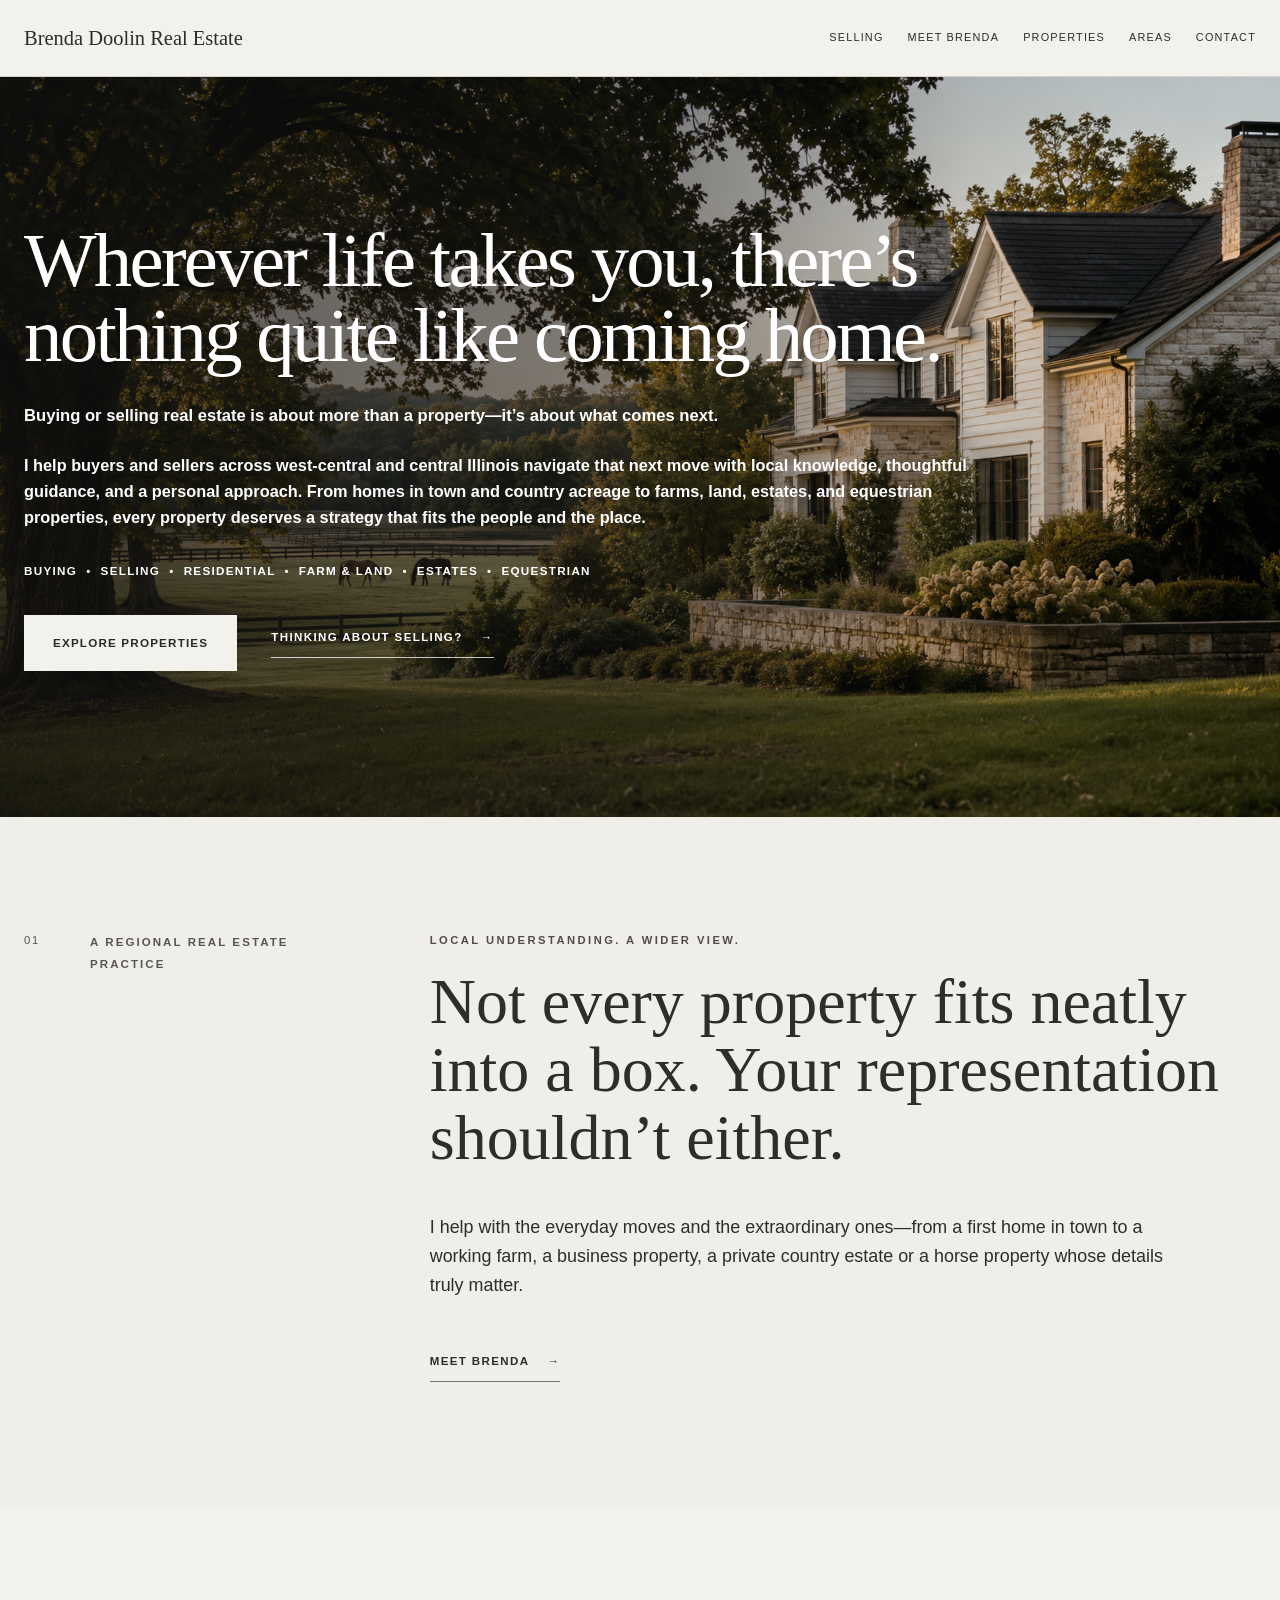
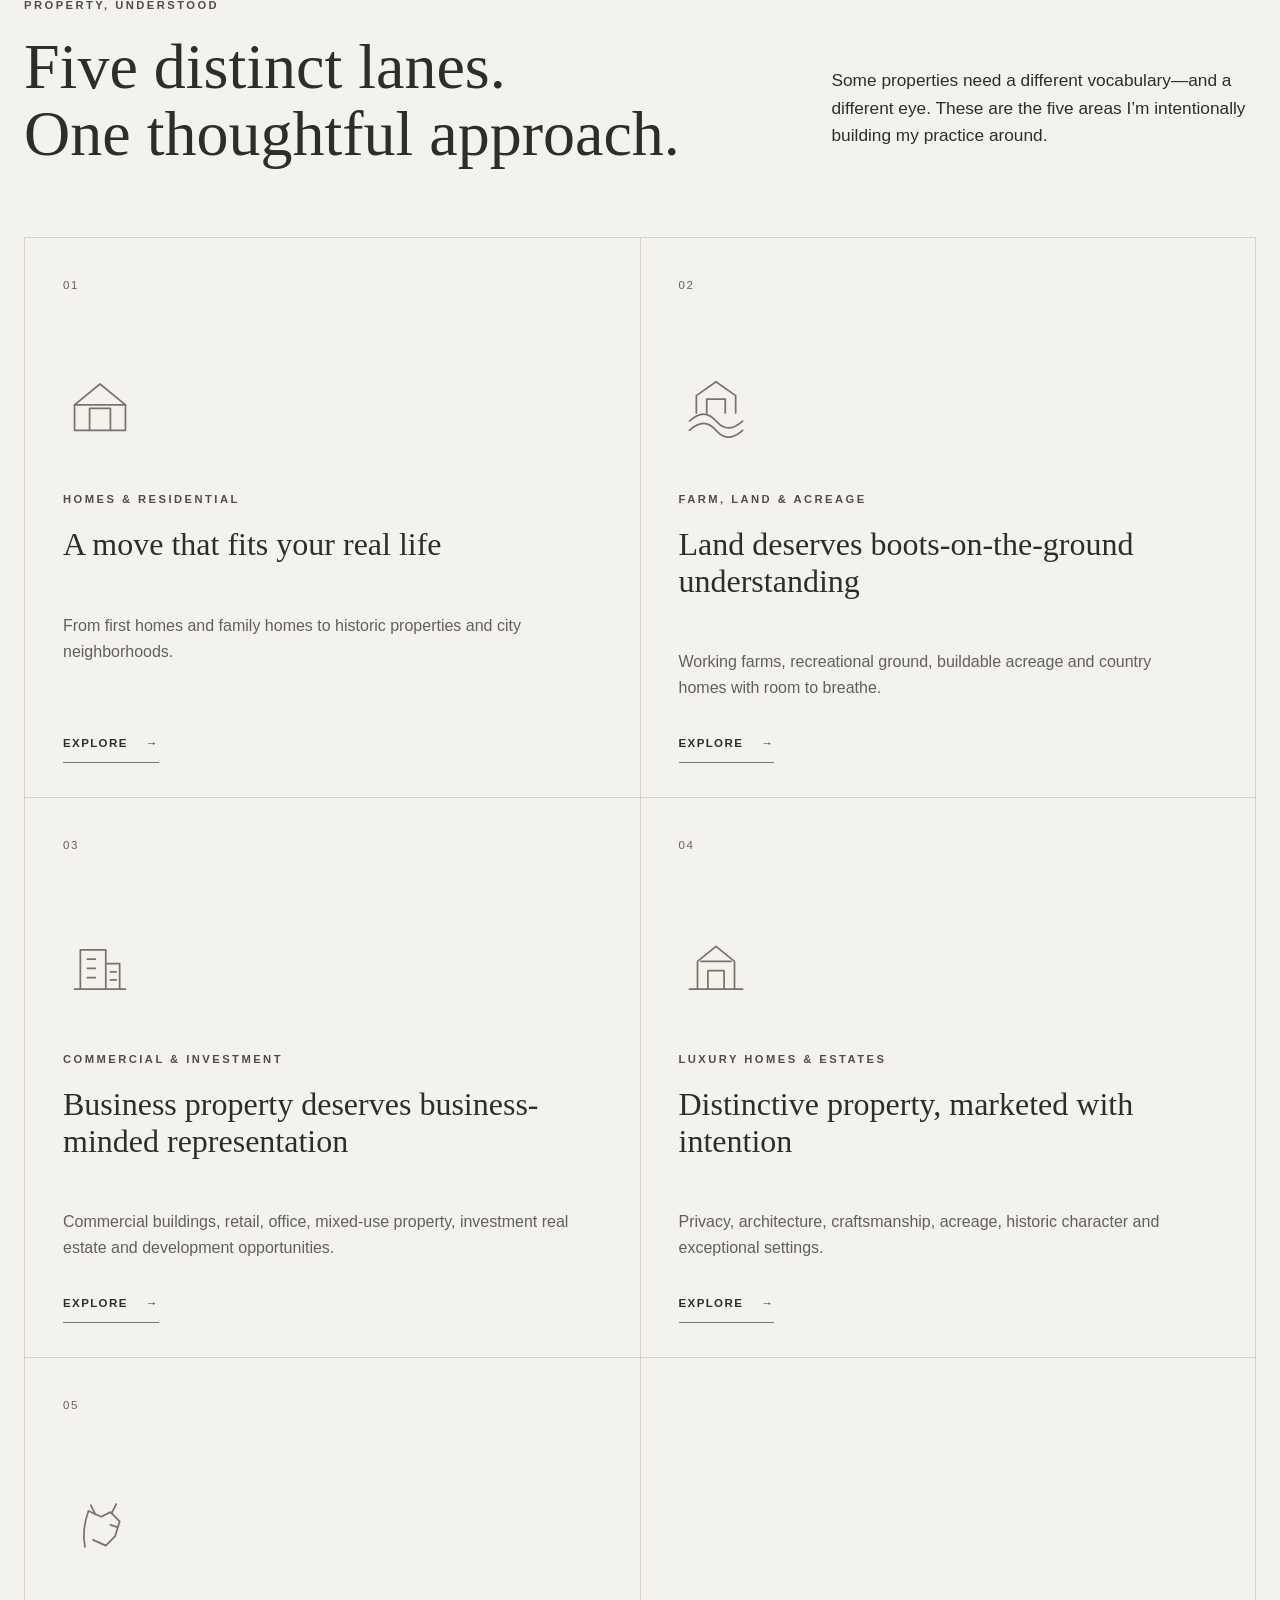
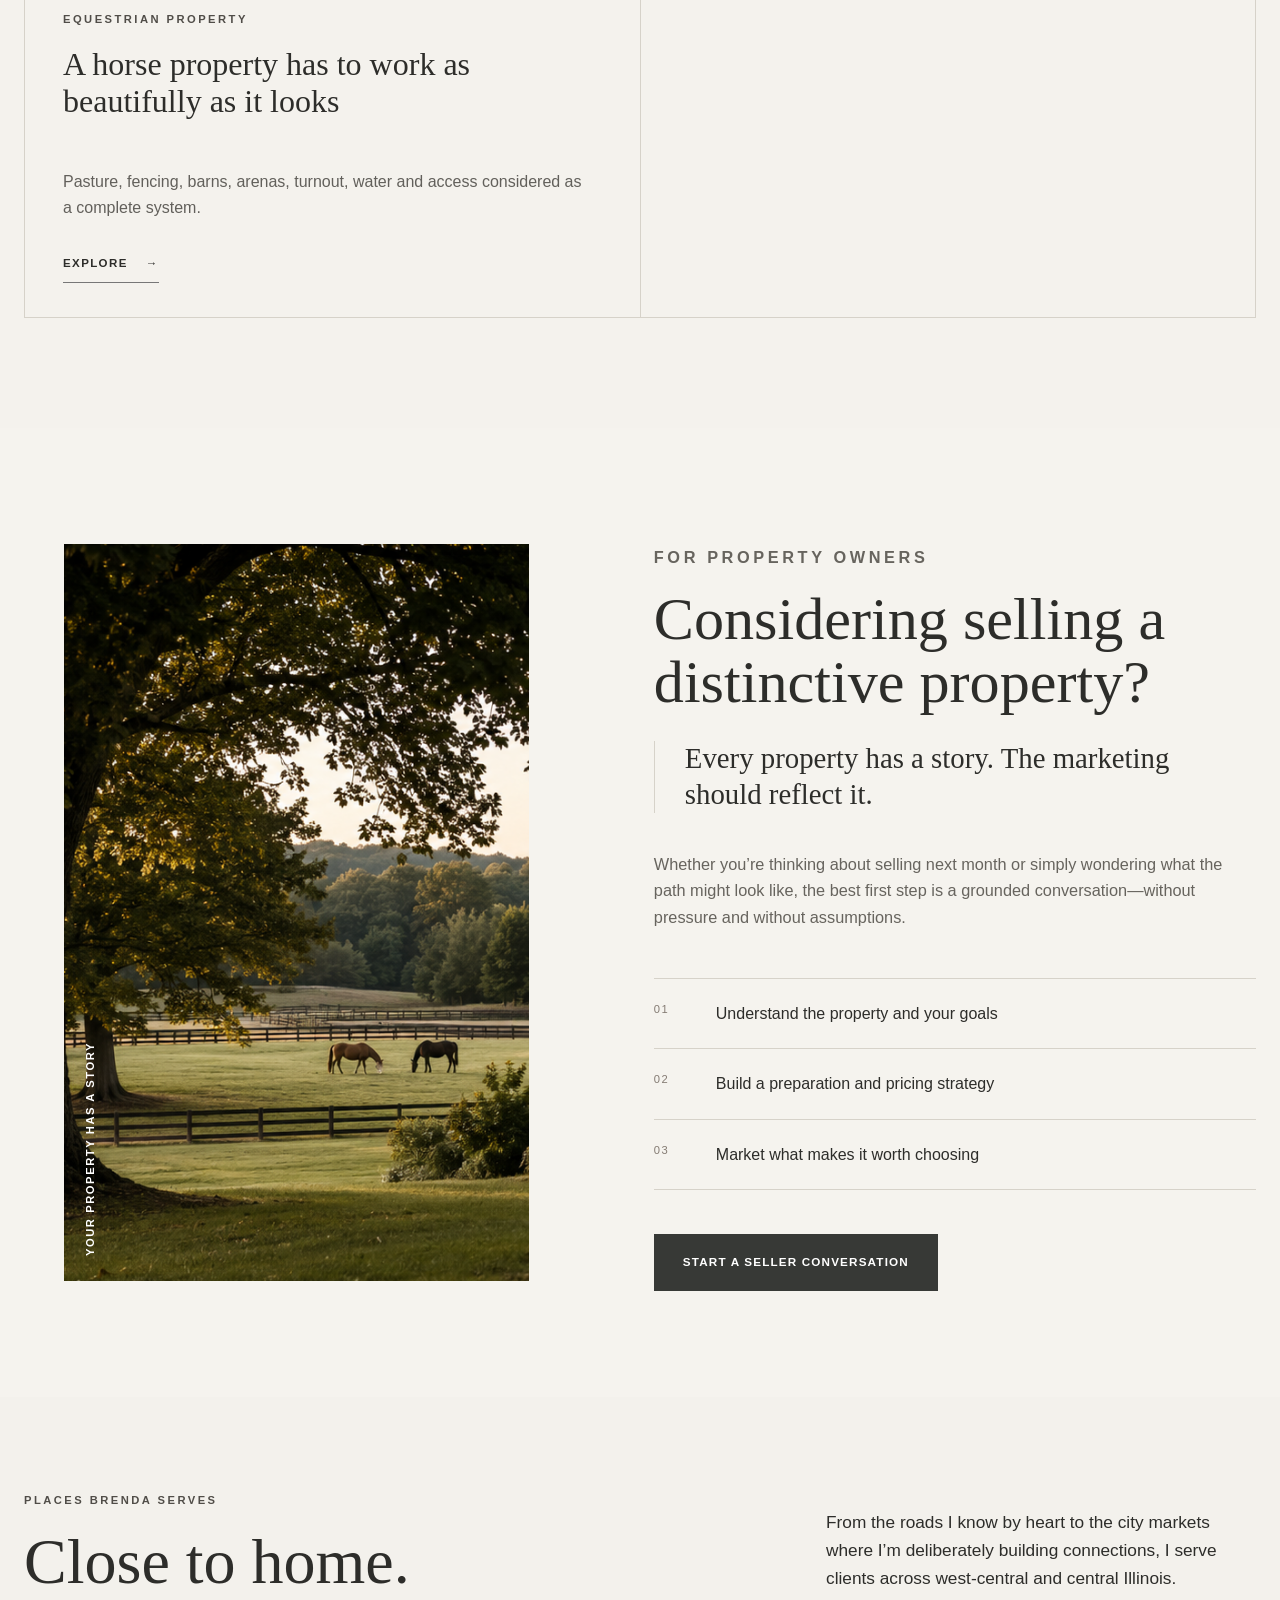
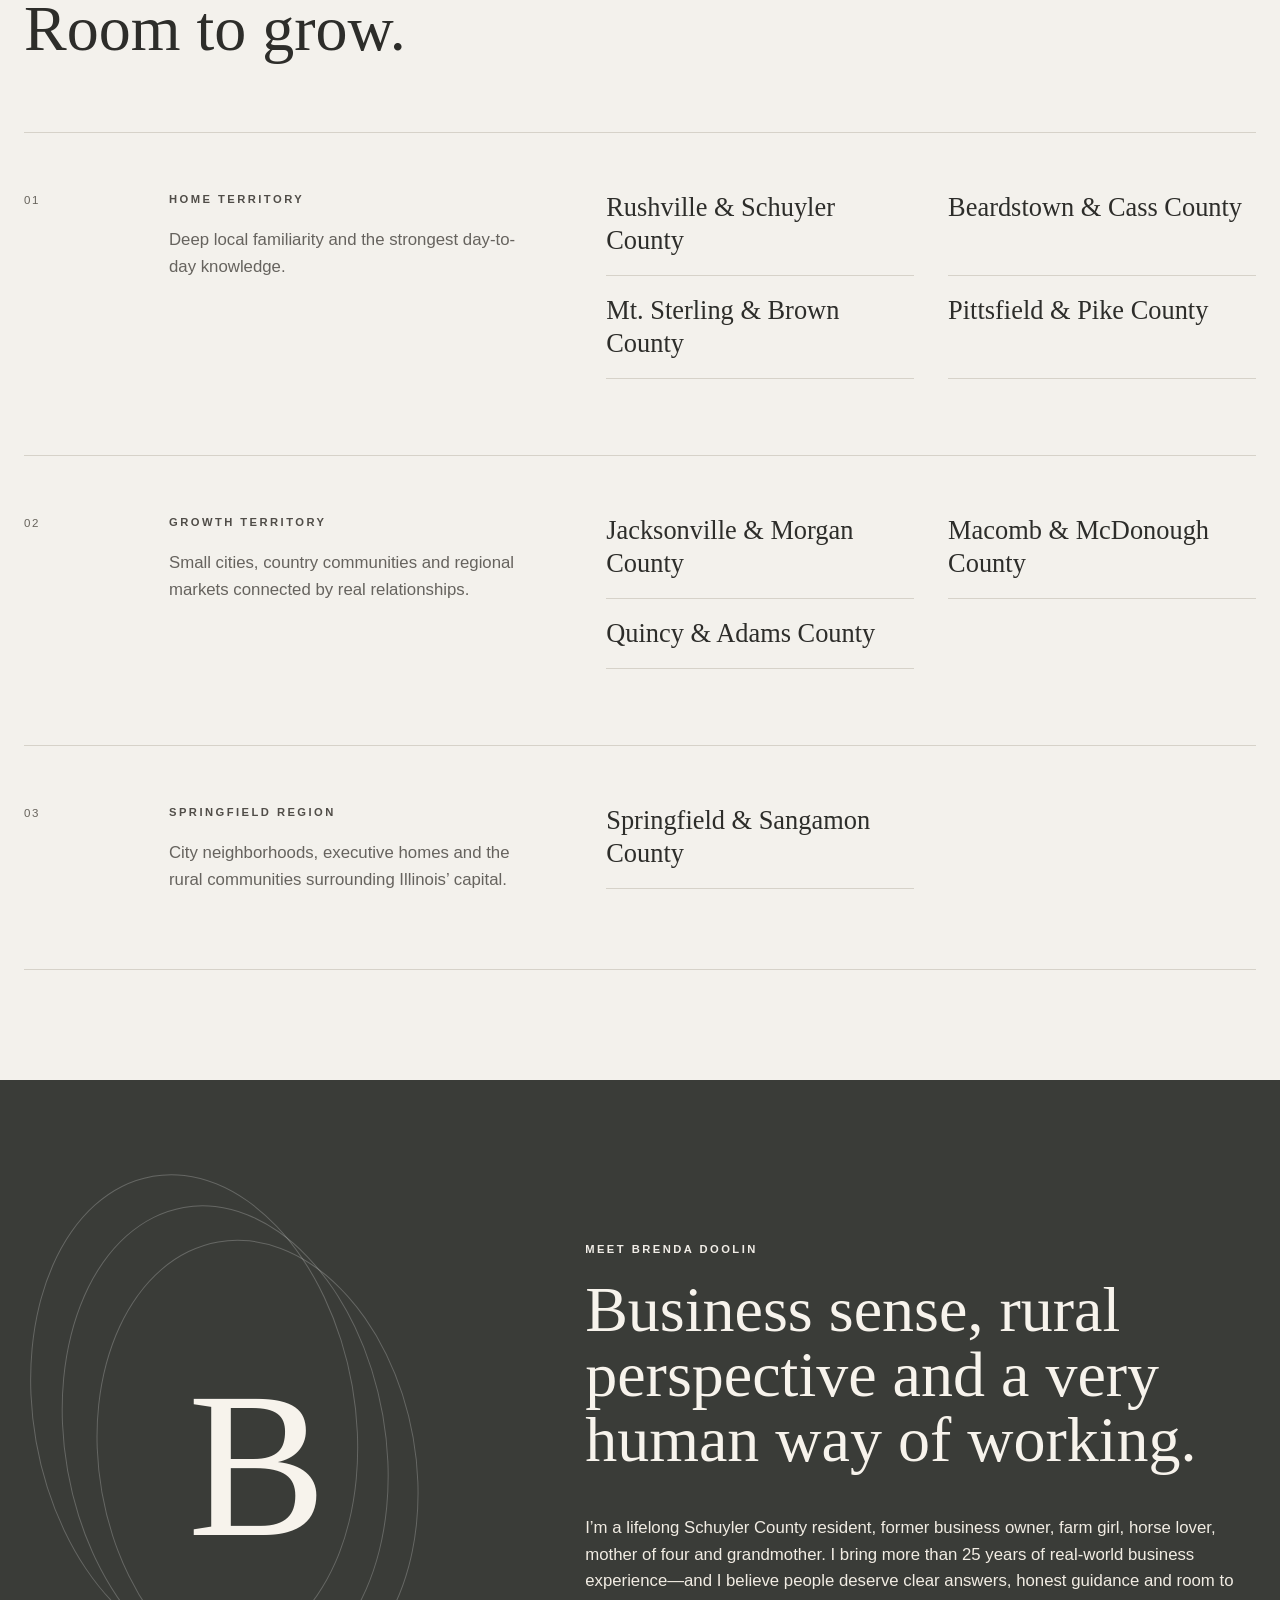
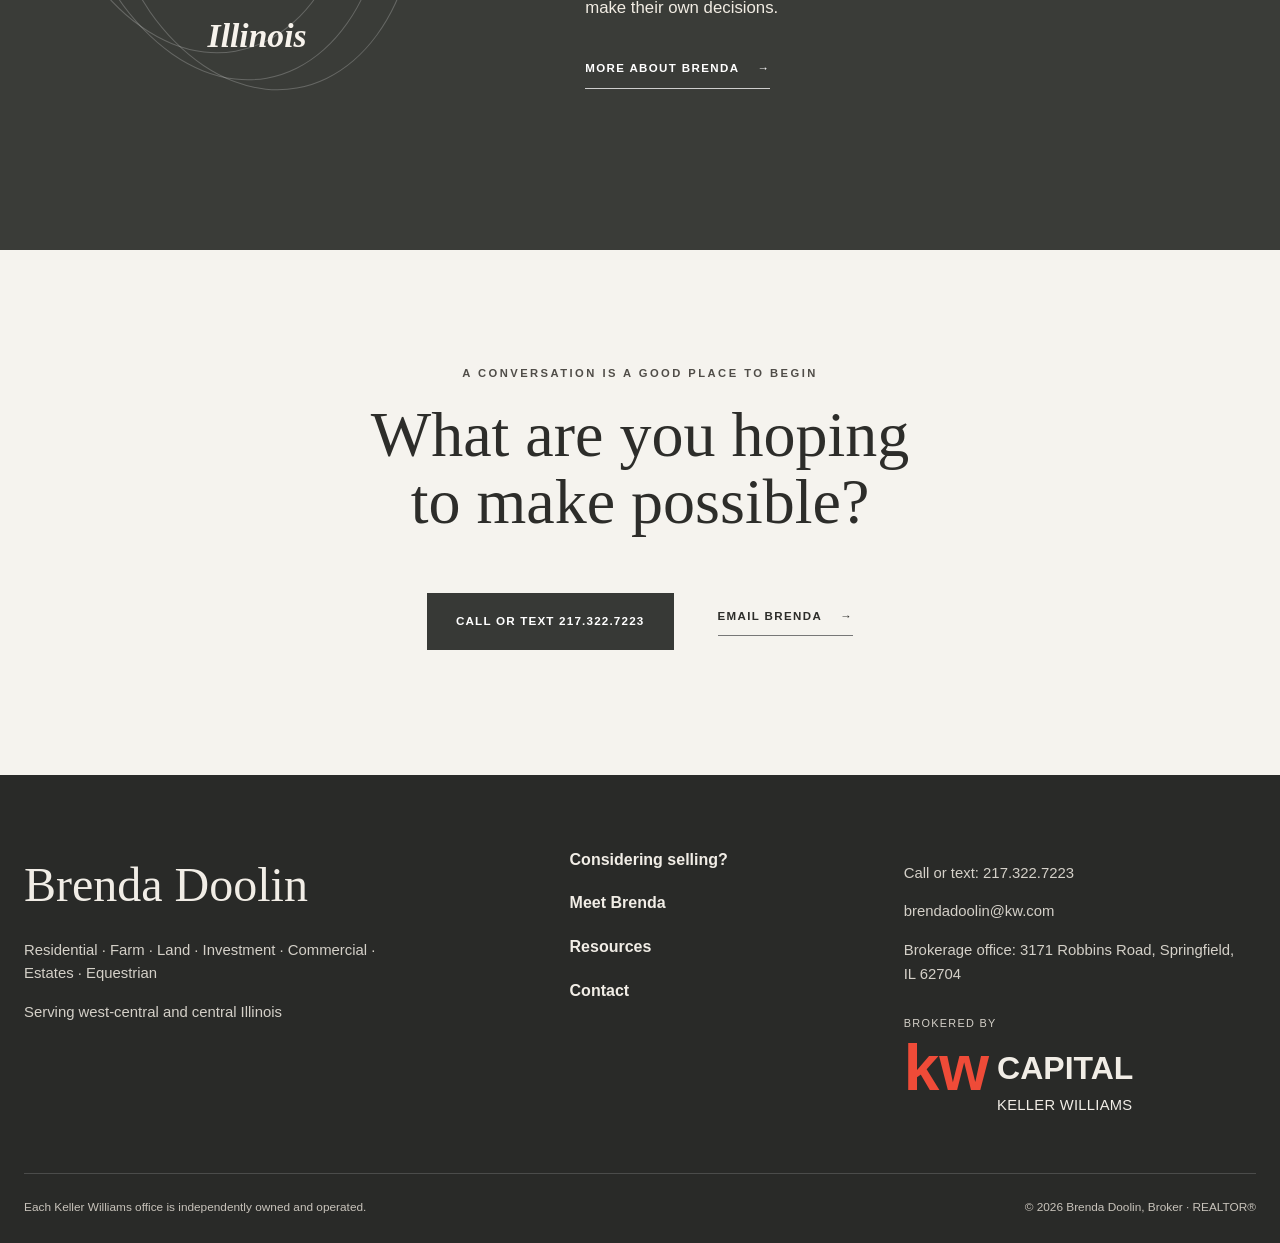
<file: index.html>
<!doctype html>
<html lang="en">
<head>
  <!-- Google tag (gtag.js) -->
  <script async src="https://www.googletagmanager.com/gtag/js?id=G-SD5GX2J6QH"></script>
  <script>
    window.dataLayer = window.dataLayer || [];
    function gtag(){dataLayer.push(arguments);}
    gtag('js', new Date());
    gtag('config', 'G-SD5GX2J6QH');
  </script>

  <meta charset="utf-8">
  <meta name="viewport" content="width=device-width, initial-scale=1">
  <title>Brenda Doolin REALTOR® | West-Central & Central Illinois Real Estate</title>
  <meta name="description" content="Brenda Doolin, REALTOR® with kwCapital Keller Williams, serving buyers and sellers across west-central and central Illinois. Residential, farm, land, investment, commercial, estates and equestrian property.">
  <meta name="robots" content="index,follow">
  <link rel="canonical" href="https://brendadoolinrealestate.com/">
  <meta property="og:type" content="website">
  <meta property="og:title" content="Brenda Doolin Real Estate">
  <meta property="og:description" content="Real estate across west-central and central Illinois — from homes and farms to land, investment, commercial, estates and equestrian property.">
  <meta property="og:url" content="https://brendadoolinrealestate.com/">
  <meta property="og:image" content="https://brendadoolinrealestate.com/brenda-doolin-hero-estate-horses.png">
  <meta name="theme-color" content="#f2f0eb">
  <link rel="stylesheet" href="styles.css">

  <script type="application/ld+json">
  {
    "@context":"https://schema.org",
    "@type":"RealEstateAgent",
    "name":"Brenda Doolin",
    "url":"https://brendadoolinrealestate.com/",
    "telephone":"+1-217-322-7223",
    "email":"brendadoolin@kw.com",
    "image":"https://brendadoolinrealestate.com/brenda-doolin-professional-headshot.jpg",
    "areaServed":["Schuyler County, Illinois","Cass County, Illinois","Brown County, Illinois","Pike County, Illinois","Morgan County, Illinois","McDonough County, Illinois","Adams County, Illinois","Sangamon County, Illinois"],
    "address":{"@type":"PostalAddress","streetAddress":"3171 Robbins Road","addressLocality":"Springfield","addressRegion":"IL","postalCode":"62704","addressCountry":"US"},
    "memberOf":{"@type":"Organization","name":"kwCapital Keller Williams"}
  }
  </script>
</head>
<body>
  <a class="skip-link" href="#main">Skip to content</a>

  <header class="site-header">
    <div class="site-shell header-inner">
      <a class="brand" href="#top" aria-label="Brenda Doolin Real Estate home">Brenda Doolin Real Estate</a>
      <nav class="nav" aria-label="Primary navigation">
        <a href="/selling/">Selling</a>
        <a href="#about">Meet Brenda</a>
        <a href="#properties">Properties</a>
        <a href="#areas">Areas</a>
        <a href="#contact">Contact</a>
      </nav>
    </div>
  </header>

  <main id="main">
    <section class="hero" id="top">
      <div class="hero-shade"></div>
      <div class="site-shell hero-content">
        <h1>Wherever life takes you, there’s nothing quite like coming home.</h1>
        <p class="hero-lede">Buying or selling real estate is about more than a property—it’s about what comes next.</p>
        <p class="hero-body">I help buyers and sellers across west-central and central Illinois navigate that next move with local knowledge, thoughtful guidance, and a personal approach. From homes in town and country acreage to farms, land, estates, and equestrian properties, every property deserves a strategy that fits the people and the place.</p>
        <p class="hero-services">Buying &nbsp;•&nbsp; Selling &nbsp;•&nbsp; Residential &nbsp;•&nbsp; Farm & Land &nbsp;•&nbsp; Estates &nbsp;•&nbsp; Equestrian</p>
        <div class="hero-actions">
          <a class="button button-light" href="#properties">Explore properties</a>
          <a class="under-link under-link-light" href="/selling/">Thinking about selling? <span>→</span></a>
        </div>
      </div>
    </section>

    <section class="intro-section">
      <div class="site-shell intro-grid">
        <div class="intro-label"><span>01</span><p>A regional real estate<br>practice</p></div>
        <div class="intro-copy">
          <p class="eyebrow">Local understanding. A wider view.</p>
          <h2>Not every property fits neatly into a box. Your representation shouldn’t either.</h2>
          <p>I help with the everyday moves and the extraordinary ones—from a first home in town to a working farm, a business property, a private country estate or a horse property whose details truly matter.</p>
          <a class="under-link" href="#about">Meet Brenda <span>→</span></a>
        </div>
      </div>
    </section>

    <section class="properties-section" id="properties">
      <div class="site-shell">
        <div class="properties-heading">
          <div>
            <p class="eyebrow">Property, understood</p>
            <h2>Five distinct lanes.<br>One thoughtful approach.</h2>
          </div>
          <p>Some properties need a different vocabulary—and a different eye. These are the five areas I’m intentionally building my practice around.</p>
        </div>

        <div class="property-grid">
          <article class="property-card">
            <span class="number">01</span>
            <div class="icon" aria-hidden="true"><svg viewBox="0 0 64 64"><path d="M10 31 32 13l22 18v22H10z"/><path d="M23 53V34h18v19"/><path d="M10 31h44"/></svg></div>
            <p class="eyebrow">Homes & Residential</p>
            <h3>A move that fits your real life</h3>
            <p>From first homes and family homes to historic properties and city neighborhoods.</p>
            <a class="under-link" href="#contact">Explore <span>→</span></a>
          </article>
          <article class="property-card" id="farm-land">
            <span class="number">02</span>
            <div class="icon" aria-hidden="true"><svg viewBox="0 0 64 64"><path d="M15 38V23l17-12 17 12v15"/><path d="M24 38V26h16v12"/><path d="M9 45c9-8 16-8 23 0s14 8 23 0"/><path d="M9 53c9-8 16-8 23 0s14 8 23 0"/></svg></div>
            <p class="eyebrow">Farm, Land & Acreage</p>
            <h3>Land deserves boots-on-the-ground understanding</h3>
            <p>Working farms, recreational ground, buildable acreage and country homes with room to breathe.</p>
            <a class="under-link" href="#contact">Explore <span>→</span></a>
          </article>
          <article class="property-card">
            <span class="number">03</span>
            <div class="icon" aria-hidden="true"><svg viewBox="0 0 64 64"><path d="M10 52h44"/><path d="M15 52V18h22v34"/><path d="M37 30h12v22"/><path d="M21 26h7M21 34h7M21 42h7M41 37h5M41 44h5"/></svg></div>
            <p class="eyebrow">Commercial & Investment</p>
            <h3>Business property deserves business-minded representation</h3>
            <p>Commercial buildings, retail, office, mixed-use property, investment real estate and development opportunities.</p>
            <a class="under-link" href="#contact">Explore <span>→</span></a>
          </article>
          <article class="property-card" id="estates">
            <span class="number">04</span>
            <div class="icon" aria-hidden="true"><svg viewBox="0 0 64 64"><path d="M9 52h46"/><path d="M16 52V28l16-13 16 13v24"/><path d="M25 52V36h14v16"/><path d="M19 28h26"/></svg></div>
            <p class="eyebrow">Luxury Homes & Estates</p>
            <h3>Distinctive property, marketed with intention</h3>
            <p>Privacy, architecture, craftsmanship, acreage, historic character and exceptional settings.</p>
            <a class="under-link" href="#contact">Explore <span>→</span></a>
          </article>
          <article class="property-card property-card-last" id="equestrian">
            <span class="number">05</span>
            <div class="icon" aria-hidden="true"><svg viewBox="0 0 64 64"><path d="M19 50c-2-10-1-20 3-31l11 5 8-4 8 8-4 13-8 8-11-5"/><path d="M28 22l-4-8M42 21l4-8M41 31l6 2"/></svg></div>
            <p class="eyebrow">Equestrian Property</p>
            <h3>A horse property has to work as beautifully as it looks</h3>
            <p>Pasture, fencing, barns, arenas, turnout, water and access considered as a complete system.</p>
            <a class="under-link" href="#contact">Explore <span>→</span></a>
          </article>
          <div class="property-empty" aria-hidden="true"></div>
        </div>
      </div>
    </section>

    <section class="seller-section" id="selling">
      <div class="site-shell seller-grid">
        <figure class="seller-photo">
          <img src="brenda-doolin-hero-estate-horses.png" alt="Pasture, fencing and horses beside an Illinois country estate" loading="lazy">
          <figcaption>Your property has a story</figcaption>
        </figure>
        <div class="seller-copy">
          <p class="eyebrow">For property owners</p>
          <h2>Considering selling a distinctive property?</h2>
          <blockquote>Every property has a story. The marketing should reflect it.</blockquote>
          <p>Whether you’re thinking about selling next month or simply wondering what the path might look like, the best first step is a grounded conversation—without pressure and without assumptions.</p>
          <ol class="seller-steps">
            <li><span>01</span>Understand the property and your goals</li>
            <li><span>02</span>Build a preparation and pricing strategy</li>
            <li><span>03</span>Market what makes it worth choosing</li>
          </ol>
          <a class="button button-dark" href="/selling/">Start a seller conversation</a>
        </div>
      </div>
    </section>

    <section class="areas-section" id="areas">
      <div class="site-shell">
        <div class="areas-heading">
          <div><p class="eyebrow">Places Brenda serves</p><h2>Close to home.<br>Room to grow.</h2></div>
          <p>From the roads I know by heart to the city markets where I’m deliberately building connections, I serve clients across west-central and central Illinois.</p>
        </div>

        <div class="area-row">
          <span class="area-num">01</span><div><p class="eyebrow">Home Territory</p><p>Deep local familiarity and the strongest day-to-day knowledge.</p></div>
          <div class="area-links"><span>Rushville & Schuyler County</span><span>Beardstown & Cass County</span><span>Mt. Sterling & Brown County</span><span>Pittsfield & Pike County</span></div>
        </div>
        <div class="area-row">
          <span class="area-num">02</span><div><p class="eyebrow">Growth Territory</p><p>Small cities, country communities and regional markets connected by real relationships.</p></div>
          <div class="area-links"><span>Jacksonville & Morgan County</span><span>Macomb & McDonough County</span><span>Quincy & Adams County</span></div>
        </div>
        <div class="area-row">
          <span class="area-num">03</span><div><p class="eyebrow">Springfield Region</p><p>City neighborhoods, executive homes and the rural communities surrounding Illinois’ capital.</p></div>
          <div class="area-links"><span>Springfield & Sangamon County</span></div>
        </div>
      </div>
    </section>

    <section class="about-section" id="about">
      <div class="site-shell about-grid">
        <div class="about-mark" aria-hidden="true"><div class="rings"></div><span>B</span><em>Illinois</em></div>
        <div class="about-copy">
          <p class="eyebrow eyebrow-light">Meet Brenda Doolin</p>
          <h2>Business sense, rural perspective and a very human way of working.</h2>
          <p>I’m a lifelong Schuyler County resident, former business owner, farm girl, horse lover, mother of four and grandmother. I bring more than 25 years of real-world business experience—and I believe people deserve clear answers, honest guidance and room to make their own decisions.</p>
          <a class="under-link under-link-light" href="#contact">More about Brenda <span>→</span></a>
        </div>
      </div>
    </section>

    <section class="contact-section" id="contact">
      <div class="site-shell contact-inner">
        <p class="eyebrow">A conversation is a good place to begin</p>
        <h2>What are you hoping<br>to make possible?</h2>
        <div class="contact-actions">
          <a class="button button-dark" href="tel:+12173227223">Call or text 217.322.7223</a>
          <a class="under-link" href="mailto:brendadoolin@kw.com">Email Brenda <span>→</span></a>
        </div>
      </div>
    </section>
  </main>

  <footer class="site-footer">
    <div class="site-shell footer-grid">
      <div><strong>Brenda Doolin</strong><p>Residential · Farm · Land · Investment · Commercial ·<br>Estates · Equestrian</p><p>Serving west-central and central Illinois</p></div>
      <div class="footer-nav"><a href="/selling/">Considering selling?</a><a href="#about">Meet Brenda</a><a href="#properties">Resources</a><a href="#contact">Contact</a></div>
      <div class="footer-contact"><p>Call or text: <a href="tel:+12173227223">217.322.7223</a></p><p><a href="mailto:brendadoolin@kw.com">brendadoolin@kw.com</a></p><p>Brokerage office: 3171 Robbins Road, Springfield,<br>IL 62704</p><p class="brokered">Brokered by</p><div class="kw-lockup"><span class="kw">kw</span><span class="capital">Capital</span><small>Keller Williams</small></div></div>
    </div>
    <div class="site-shell footer-bottom"><span>Each Keller Williams office is independently owned and operated.</span><span>© 2026 Brenda Doolin, Broker · REALTOR®</span></div>
  </footer>
</body>
</html>
</file>
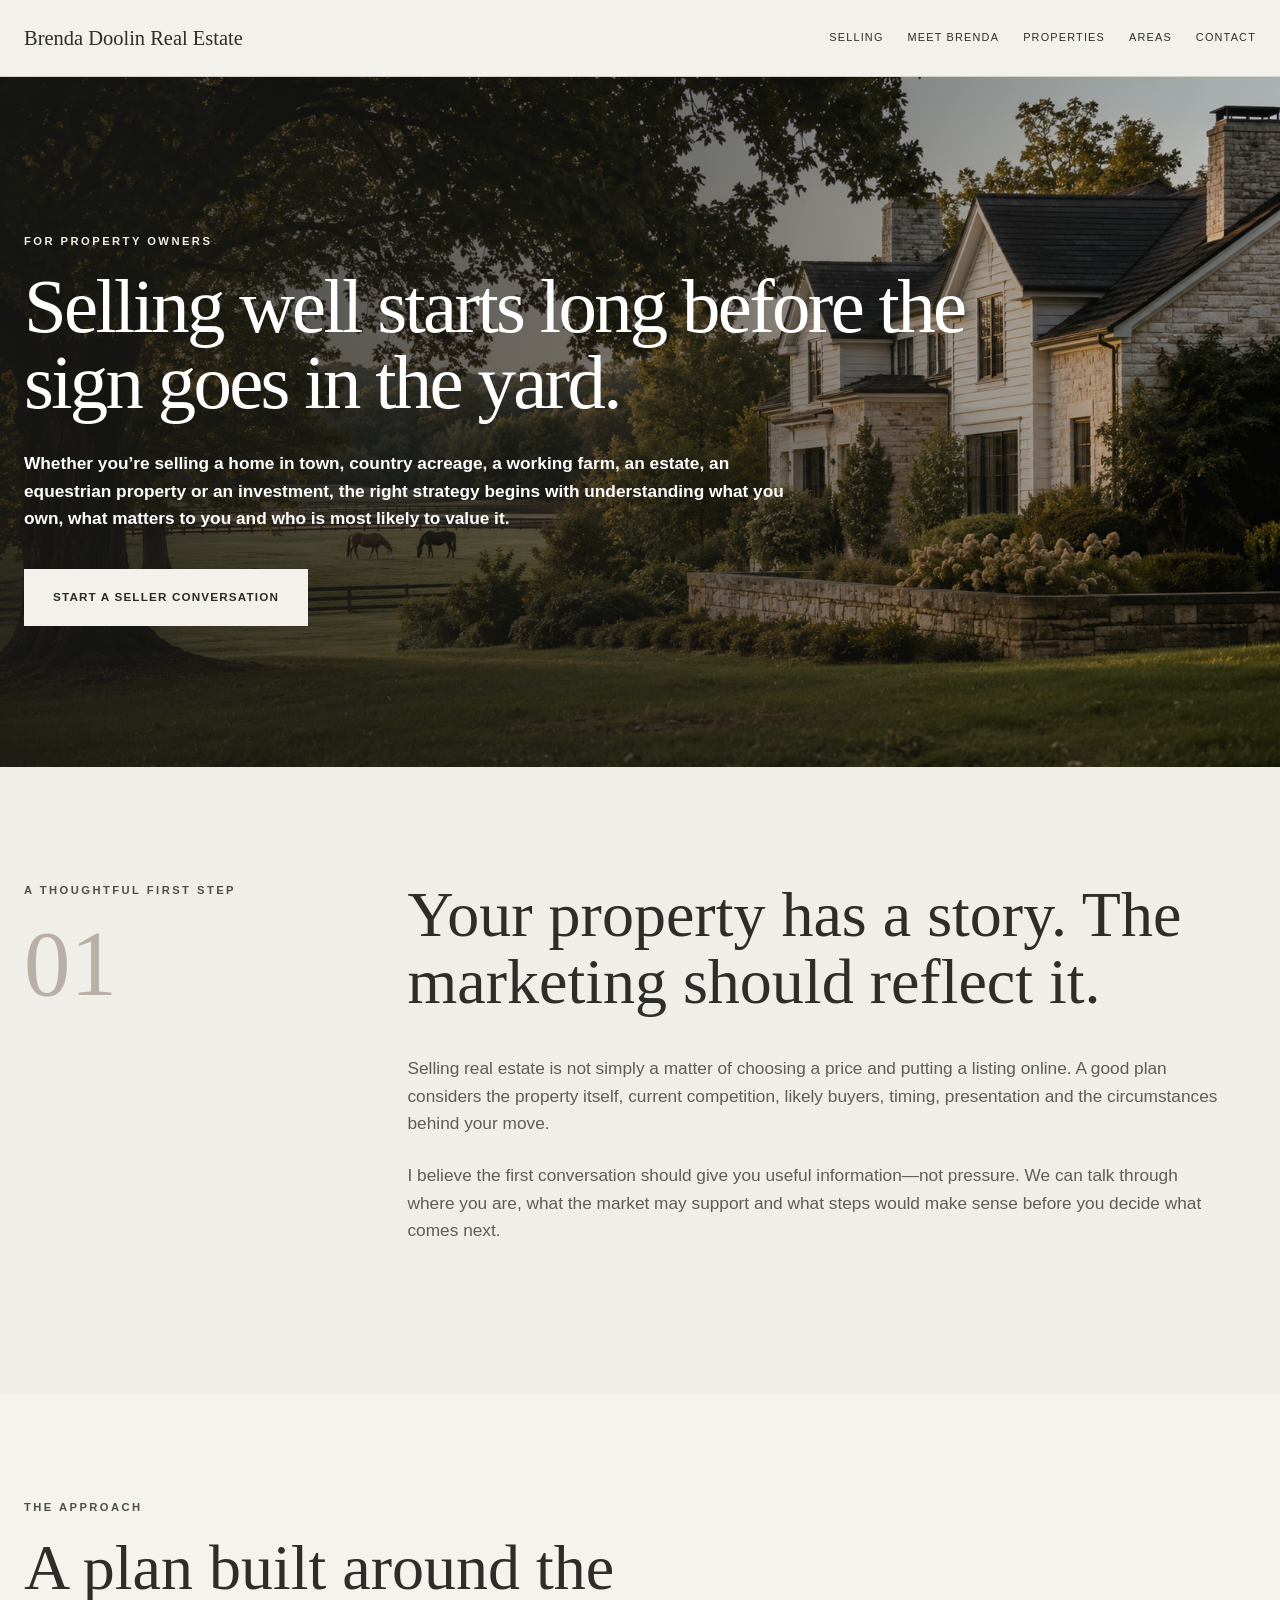
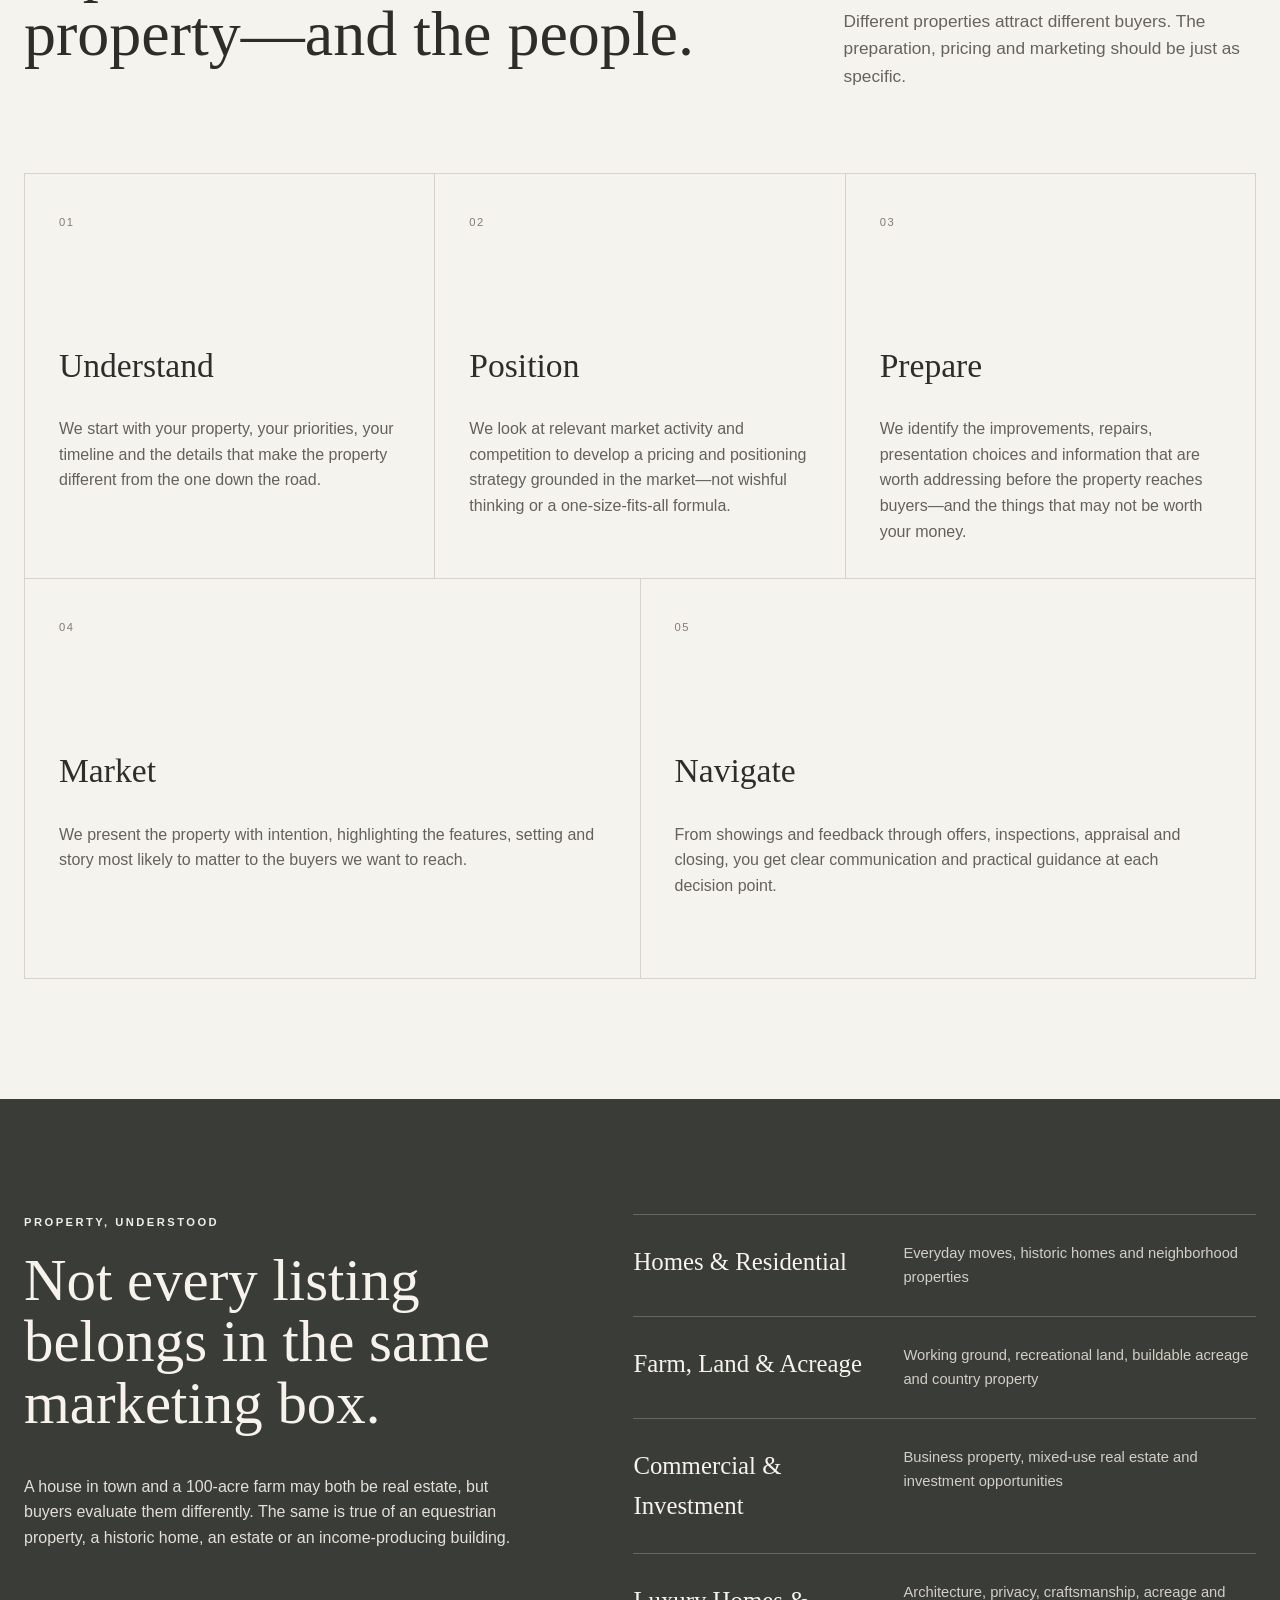
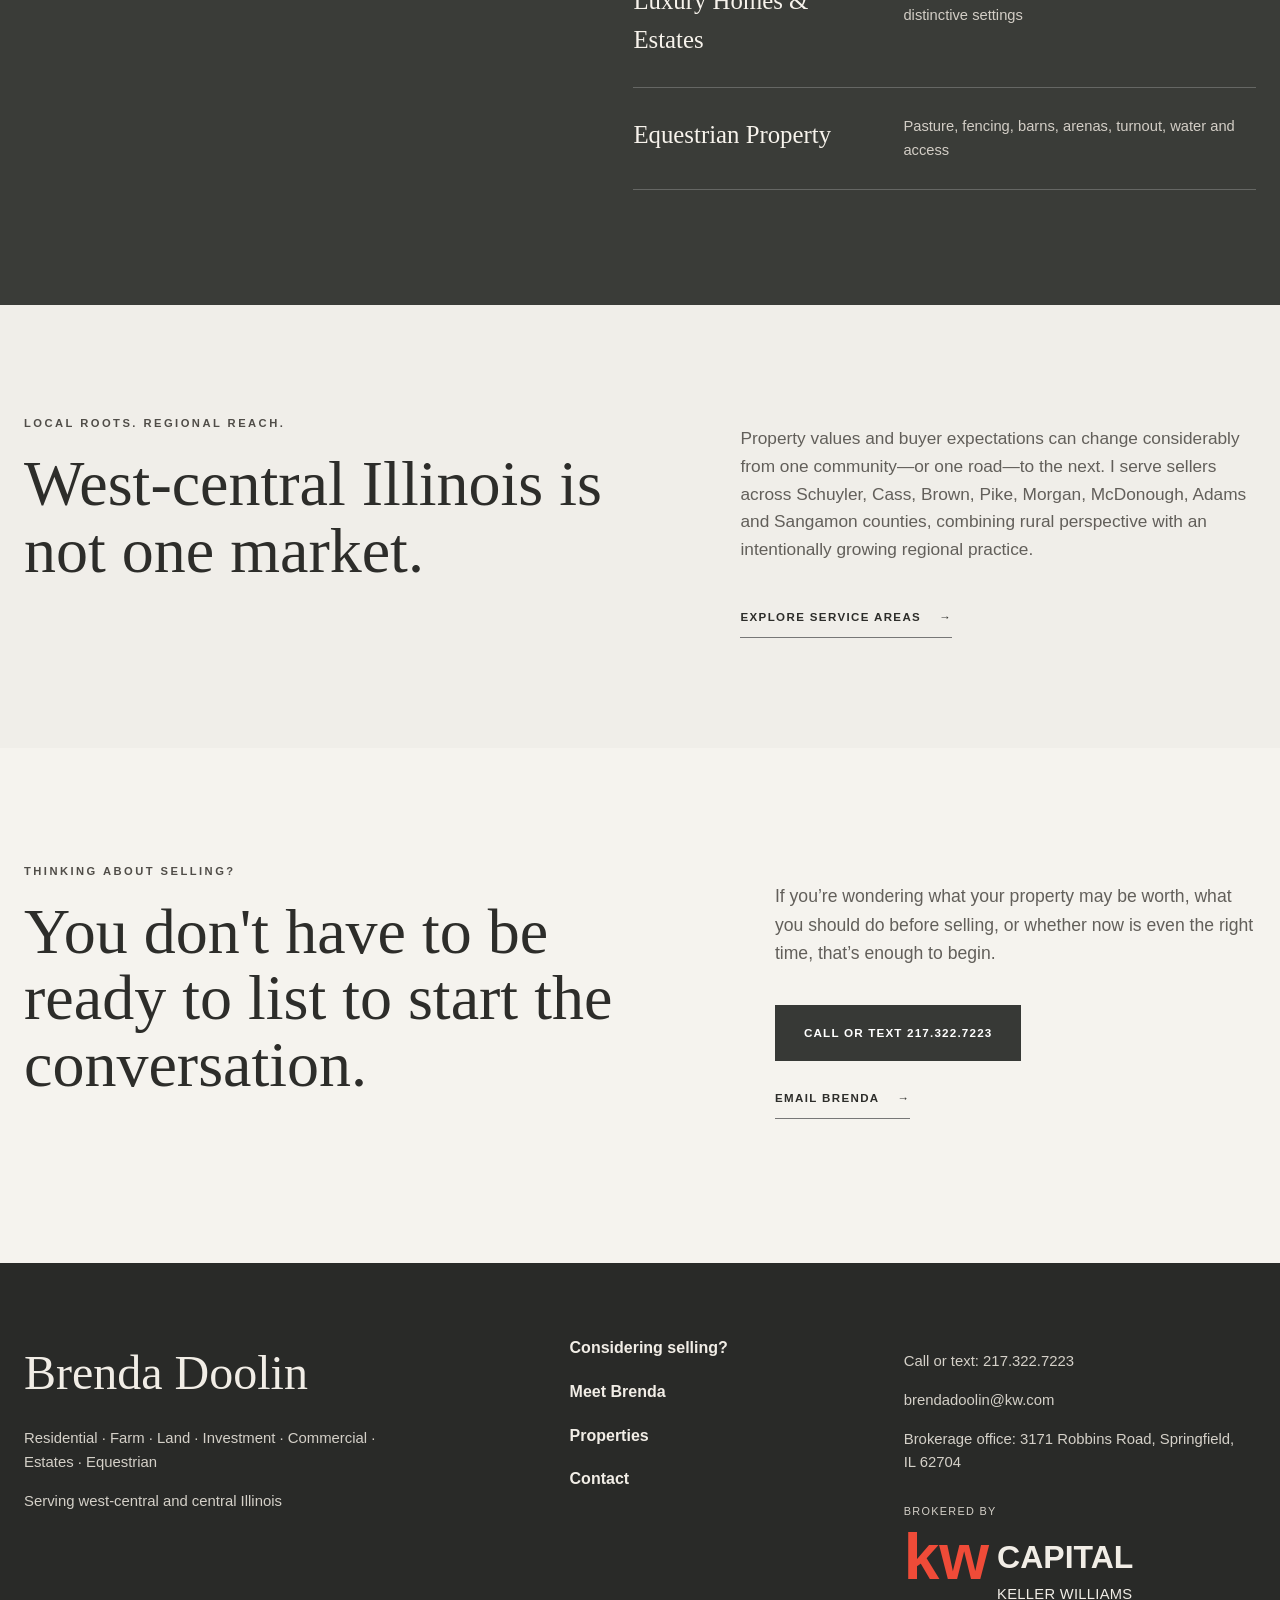
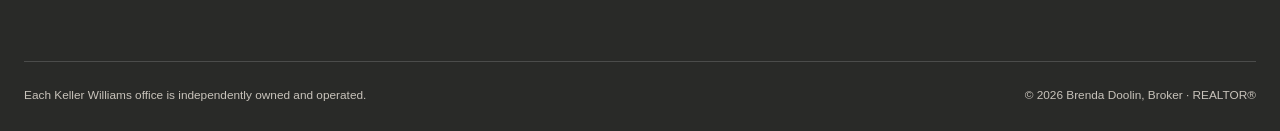
<file: selling/index.html>
<!doctype html>
<html lang="en">
<head>
  <!-- Google tag (gtag.js) -->
  <script async src="https://www.googletagmanager.com/gtag/js?id=G-SD5GX2J6QH"></script>
  <script>
    window.dataLayer = window.dataLayer || [];
    function gtag(){dataLayer.push(arguments);}
    gtag('js', new Date());
    gtag('config', 'G-SD5GX2J6QH');
  </script>
  <meta charset="utf-8">
  <meta name="viewport" content="width=device-width, initial-scale=1">
  <title>Sell Your Home or Property in West-Central Illinois | Brenda Doolin REALTOR®</title>
  <meta name="description" content="Thinking about selling a home, farm, acreage, estate, equestrian or investment property in west-central or central Illinois? Start with a thoughtful pricing and marketing conversation with Brenda Doolin, REALTOR® with kwCapital Keller Williams.">
  <meta name="robots" content="index,follow">
  <link rel="canonical" href="https://brendadoolinrealestate.com/selling/">
  <meta property="og:type" content="website">
  <meta property="og:title" content="Selling Real Estate in West-Central & Central Illinois | Brenda Doolin">
  <meta property="og:description" content="A grounded, property-specific approach to pricing, preparation and marketing across west-central and central Illinois.">
  <meta property="og:url" content="https://brendadoolinrealestate.com/selling/">
  <meta property="og:image" content="https://brendadoolinrealestate.com/brenda-doolin-hero-estate-horses.png">
  <link rel="stylesheet" href="/styles.css">
</head>
<body>
  <a class="skip-link" href="#main">Skip to content</a>
  <header class="site-header">
    <div class="site-shell header-inner">
      <a class="brand" href="/" aria-label="Brenda Doolin Real Estate home">Brenda Doolin Real Estate</a>
      <nav class="nav" aria-label="Primary navigation">
        <a href="/selling/" aria-current="page">Selling</a>
        <a href="/#about">Meet Brenda</a>
        <a href="/#properties">Properties</a>
        <a href="/#areas">Areas</a>
        <a href="#contact">Contact</a>
      </nav>
    </div>
  </header>

  <main id="main">
    <section class="seller-page-hero">
      <div class="seller-page-hero-shade"></div>
      <div class="site-shell seller-page-hero-inner">
        <p class="eyebrow eyebrow-light">For property owners</p>
        <h1>Selling well starts long before the sign goes in the yard.</h1>
        <p>Whether you’re selling a home in town, country acreage, a working farm, an estate, an equestrian property or an investment, the right strategy begins with understanding what you own, what matters to you and who is most likely to value it.</p>
        <a class="button button-light" href="#conversation">Start a seller conversation</a>
      </div>
    </section>

    <section class="seller-page-intro">
      <div class="site-shell seller-page-intro-grid">
        <div><p class="eyebrow">A thoughtful first step</p><span class="section-number">01</span></div>
        <div>
          <h2>Your property has a story. The marketing should reflect it.</h2>
          <p>Selling real estate is not simply a matter of choosing a price and putting a listing online. A good plan considers the property itself, current competition, likely buyers, timing, presentation and the circumstances behind your move.</p>
          <p>I believe the first conversation should give you useful information—not pressure. We can talk through where you are, what the market may support and what steps would make sense before you decide what comes next.</p>
        </div>
      </div>
    </section>

    <section class="seller-process-section">
      <div class="site-shell">
        <div class="seller-process-heading">
          <div><p class="eyebrow">The approach</p><h2>A plan built around the property—and the people.</h2></div>
          <p>Different properties attract different buyers. The preparation, pricing and marketing should be just as specific.</p>
        </div>
        <div class="seller-process-grid">
          <article><span>01</span><h3>Understand</h3><p>We start with your property, your priorities, your timeline and the details that make the property different from the one down the road.</p></article>
          <article><span>02</span><h3>Position</h3><p>We look at relevant market activity and competition to develop a pricing and positioning strategy grounded in the market—not wishful thinking or a one-size-fits-all formula.</p></article>
          <article><span>03</span><h3>Prepare</h3><p>We identify the improvements, repairs, presentation choices and information that are worth addressing before the property reaches buyers—and the things that may not be worth your money.</p></article>
          <article><span>04</span><h3>Market</h3><p>We present the property with intention, highlighting the features, setting and story most likely to matter to the buyers we want to reach.</p></article>
          <article><span>05</span><h3>Navigate</h3><p>From showings and feedback through offers, inspections, appraisal and closing, you get clear communication and practical guidance at each decision point.</p></article>
        </div>
      </div>
    </section>

    <section class="seller-types-section">
      <div class="site-shell seller-types-grid">
        <div>
          <p class="eyebrow eyebrow-light">Property, understood</p>
          <h2>Not every listing belongs in the same marketing box.</h2>
          <p>A house in town and a 100-acre farm may both be real estate, but buyers evaluate them differently. The same is true of an equestrian property, a historic home, an estate or an income-producing building.</p>
        </div>
        <div class="seller-type-list">
          <a href="/#properties"><span>Homes & Residential</span><em>Everyday moves, historic homes and neighborhood properties</em></a>
          <a href="/#farm-land"><span>Farm, Land & Acreage</span><em>Working ground, recreational land, buildable acreage and country property</em></a>
          <a href="/#properties"><span>Commercial & Investment</span><em>Business property, mixed-use real estate and investment opportunities</em></a>
          <a href="/#estates"><span>Luxury Homes & Estates</span><em>Architecture, privacy, craftsmanship, acreage and distinctive settings</em></a>
          <a href="/#equestrian"><span>Equestrian Property</span><em>Pasture, fencing, barns, arenas, turnout, water and access</em></a>
        </div>
      </div>
    </section>

    <section class="seller-local-section">
      <div class="site-shell seller-local-grid">
        <div><p class="eyebrow">Local roots. Regional reach.</p><h2>West-central Illinois is not one market.</h2></div>
        <div><p>Property values and buyer expectations can change considerably from one community—or one road—to the next. I serve sellers across Schuyler, Cass, Brown, Pike, Morgan, McDonough, Adams and Sangamon counties, combining rural perspective with an intentionally growing regional practice.</p><a class="under-link" href="/#areas">Explore service areas <span>→</span></a></div>
      </div>
    </section>

    <section class="seller-conversation" id="conversation">
      <div class="site-shell seller-conversation-grid">
        <div>
          <p class="eyebrow">Thinking about selling?</p>
          <h2>You don't have to be ready to list to start the conversation.</h2>
        </div>
        <div>
          <p>If you’re wondering what your property may be worth, what you should do before selling, or whether now is even the right time, that’s enough to begin.</p>
          <div class="seller-conversation-actions">
            <a class="button button-dark" href="tel:+12173227223">Call or text 217.322.7223</a>
            <a class="under-link" href="mailto:brendadoolin@kw.com?subject=Thinking%20About%20Selling">Email Brenda <span>→</span></a>
          </div>
        </div>
      </div>
    </section>
  </main>

  <footer class="site-footer" id="contact">
    <div class="site-shell footer-grid">
      <div><strong>Brenda Doolin</strong><p>Residential · Farm · Land · Investment · Commercial ·<br>Estates · Equestrian</p><p>Serving west-central and central Illinois</p></div>
      <div class="footer-nav"><a href="/selling/">Considering selling?</a><a href="/#about">Meet Brenda</a><a href="/#properties">Properties</a><a href="/#contact">Contact</a></div>
      <div class="footer-contact"><p>Call or text: <a href="tel:+12173227223">217.322.7223</a></p><p><a href="mailto:brendadoolin@kw.com">brendadoolin@kw.com</a></p><p>Brokerage office: 3171 Robbins Road, Springfield,<br>IL 62704</p><p class="brokered">Brokered by</p><div class="kw-lockup"><span class="kw">kw</span><span class="capital">Capital</span><small>Keller Williams</small></div></div>
    </div>
    <div class="site-shell footer-bottom"><span>Each Keller Williams office is independently owned and operated.</span><span>© 2026 Brenda Doolin, Broker · REALTOR®</span></div>
  </footer>
</body>
</html>
</file>
<file: styles.css>
:root{--ink:#2d2d2a;--muted:#66645f;--paper:#f3f1ec;--line:#d6d2c9;--dark:#3a3c38;--accent:#9a7a64;--max:1240px}*{box-sizing:border-box}html{scroll-behavior:smooth}body{margin:0;background:var(--paper);color:var(--ink);font-family:Arial,Helvetica,sans-serif;line-height:1.6}a{color:inherit}img{display:block;max-width:100%}.site-shell{width:min(var(--max),calc(100% - 48px));margin:auto}.skip-link{position:absolute;left:-9999px}.skip-link:focus{left:20px;top:20px;background:#fff;padding:10px;z-index:100}.site-header{position:sticky;top:0;z-index:50;background:rgba(243,241,236,.96);backdrop-filter:blur(10px);border-bottom:1px solid var(--line)}.header-inner{height:76px;display:flex;align-items:center;justify-content:space-between;gap:30px}.brand{text-decoration:none;font-family:Georgia,'Times New Roman',serif;font-size:1.28rem}.nav{display:flex;gap:24px}.nav a{text-decoration:none;text-transform:uppercase;letter-spacing:.11em;font-size:.68rem}.eyebrow{text-transform:uppercase;letter-spacing:.22em;font-size:.7rem;font-weight:700;margin:0 0 18px;color:#504d48}.eyebrow-light{color:#f1ede7}.button{display:inline-block;text-decoration:none;text-transform:uppercase;letter-spacing:.1em;font-size:.73rem;font-weight:700;padding:18px 28px;border:1px solid currentColor}.button-light{background:#f3f1ec;color:#292a28;border-color:#f3f1ec}.button-dark{background:#373936;color:#fff;border-color:#373936}.under-link{display:inline-flex;gap:18px;align-items:center;text-decoration:none;text-transform:uppercase;letter-spacing:.12em;font-size:.72rem;font-weight:700;padding-bottom:10px;border-bottom:1px solid #777}.under-link-light{color:#fff;border-color:rgba(255,255,255,.75)}
.hero{position:relative;min-height:740px;background:url('brenda-doolin-hero-estate-horses.png') center/cover no-repeat;color:#fff;display:flex;align-items:center}.hero-shade{position:absolute;inset:0;background:linear-gradient(90deg,rgba(18,18,17,.72) 0%,rgba(18,18,17,.52) 50%,rgba(18,18,17,.2) 76%,rgba(18,18,17,.08) 100%)}.hero-content{position:relative;z-index:2;padding:78px 0}.hero h1{font-family:Georgia,'Times New Roman',serif;font-size:clamp(3.5rem,6vw,6rem);line-height:.98;letter-spacing:-.035em;font-weight:400;max-width:1120px;margin:0 0 30px}.hero-lede{font-size:1.04rem;font-weight:700;max-width:850px;margin:0 0 22px}.hero-body{font-size:1.02rem;font-weight:600;max-width:980px}.hero-services{text-transform:uppercase;letter-spacing:.11em;font-size:.73rem;font-weight:700;margin-top:32px}.hero-actions{display:flex;gap:34px;align-items:center;margin-top:34px}
.intro-section{padding:115px 0 125px;background:#f0eee9}.intro-grid{display:grid;grid-template-columns:.37fr 1fr;gap:100px}.intro-label{display:grid;grid-template-columns:50px 1fr;gap:16px;align-content:start;color:#585650}.intro-label span{font-size:.7rem;letter-spacing:.15em}.intro-label p{margin:0;text-transform:uppercase;letter-spacing:.18em;font-size:.72rem;line-height:1.9;font-weight:700}.intro-copy{max-width:800px}.intro-copy h2{font-family:Georgia,'Times New Roman',serif;font-weight:400;font-size:clamp(3rem,5vw,4.9rem);line-height:1.06;margin:0 0 42px}.intro-copy>p:not(.eyebrow){font-size:1.12rem;max-width:760px;margin-bottom:48px}
.properties-section{padding:90px 0 110px;background:#f4f2ed}.properties-heading{display:grid;grid-template-columns:1.25fr .75fr;gap:100px;align-items:end;margin-bottom:70px}.properties-heading h2,.areas-heading h2,.contact-section h2{font-family:Georgia,'Times New Roman',serif;font-size:clamp(3rem,5vw,5.1rem);font-weight:400;line-height:1.05;margin:0}.properties-heading>p,.areas-heading>p{font-size:1.08rem;max-width:430px;justify-self:end}.property-grid{display:grid;grid-template-columns:1fr 1fr;border-top:1px solid var(--line);border-left:1px solid var(--line)}.property-card,.property-empty{min-height:560px;border-right:1px solid var(--line);border-bottom:1px solid var(--line);padding:38px 38px 34px;display:flex;flex-direction:column}.property-card .number,.area-num{font-size:.72rem;letter-spacing:.13em;color:#67635c}.icon{width:74px;height:74px;margin:74px 0 48px}.icon svg{width:100%;height:100%;fill:none;stroke:#77736d;stroke-width:1.5;stroke-linecap:round;stroke-linejoin:round}.property-card h3{font-family:Georgia,'Times New Roman',serif;font-size:2rem;line-height:1.14;font-weight:400;margin:0 0 34px;max-width:520px}.property-card>p:not(.eyebrow){font-size:1rem;color:#62605b;max-width:520px}.property-card .under-link{margin-top:auto;align-self:flex-start}.property-empty{background:#f4f2ed}.property-card-last{min-height:520px}
.seller-section{padding:100px 0;background:#f5f3ee}.seller-grid{display:grid;grid-template-columns:.95fr 1.05fr;gap:85px;align-items:stretch}.seller-photo{position:relative;min-height:720px;overflow:hidden}.seller-photo img{width:100%;height:100%;object-fit:cover;object-position:15% center;transform:scale(1.16);transform-origin:left center}.seller-photo figcaption{position:absolute;left:18px;bottom:25px;writing-mode:vertical-rl;transform:rotate(180deg);text-transform:uppercase;letter-spacing:.14em;font-size:.7rem;font-weight:700;color:#fff}.seller-copy{padding:16px 0 6px}.seller-copy h2{font-family:Georgia,'Times New Roman',serif;font-size:clamp(3rem,4.7vw,4.9rem);line-height:1.04;font-weight:400;margin:0 0 28px}.seller-copy blockquote{font-family:Georgia,'Times New Roman',serif;font-size:1.8rem;line-height:1.25;border-left:1px solid var(--line);margin:0 0 38px;padding-left:30px;max-width:560px}.seller-copy>p{font-size:1.02rem;color:#67645e;max-width:590px}.seller-steps{list-style:none;margin:48px 0 44px;padding:0;border-top:1px solid var(--line)}.seller-steps li{display:grid;grid-template-columns:44px 1fr;gap:18px;padding:22px 0;border-bottom:1px solid var(--line);font-size:1rem}.seller-steps span{font-size:.7rem;letter-spacing:.12em;color:#847b73}
.areas-section{padding:95px 0 110px;background:#f3f1ec}.areas-heading{display:grid;grid-template-columns:1.1fr .9fr;gap:90px;align-items:start;padding-bottom:70px;border-bottom:1px solid var(--line)}.area-row{display:grid;grid-template-columns:90px 1fr 1.7fr;gap:55px;padding:58px 0;border-bottom:1px solid var(--line)}.area-row>div>p:not(.eyebrow){font-size:1.05rem;max-width:370px;color:#66635e}.area-links{display:grid;grid-template-columns:1fr 1fr;gap:0 34px;align-content:start}.area-links span{font-family:Georgia,'Times New Roman',serif;font-size:1.65rem;line-height:1.25;padding:0 0 18px;margin-bottom:18px;border-bottom:1px solid var(--line)}
.about-section{position:relative;overflow:hidden;background:#3a3c38;color:#f7f3ec;padding:115px 0}.about-grid{display:grid;grid-template-columns:.82fr 1.18fr;gap:95px;align-items:center}.about-mark{position:relative;min-height:540px;display:flex;align-items:center;justify-content:center}.about-mark span{font-family:Georgia,'Times New Roman',serif;font-size:13rem;line-height:1;position:relative;z-index:2}.about-mark em{position:absolute;bottom:72px;left:50%;transform:translateX(-50%);font-family:Georgia,'Times New Roman',serif;font-size:2.1rem;font-weight:700}.rings,.rings:before,.rings:after{position:absolute;border:1px solid rgba(255,255,255,.22);border-radius:50%}.rings{width:68%;height:84%;transform:rotate(-10deg)}.rings:before,.rings:after{content:"";inset:-9% 8% 3% -10%}.rings:after{inset:-17% 16% 10% -18%}.about-copy h2{font-family:Georgia,'Times New Roman',serif;font-size:clamp(3rem,5vw,5.1rem);line-height:1.02;font-weight:400;margin:0 0 42px}.about-copy>p:not(.eyebrow){font-size:1.05rem;max-width:720px;margin-bottom:32px;color:#f1ece3}
.contact-section{padding:115px 0 125px;background:#f5f3ee;text-align:center}.contact-inner{max-width:900px}.contact-section h2{margin-bottom:58px}.contact-actions{display:flex;justify-content:center;align-items:center;gap:44px}
.site-footer{background:#292a28;color:#f1ede6;padding:72px 0 26px}.footer-grid{display:grid;grid-template-columns:1.35fr .75fr 1fr;gap:70px}.footer-grid strong{font-family:Georgia,'Times New Roman',serif;font-size:3rem;font-weight:400}.footer-grid p{color:#d4d0c8;font-size:.93rem}.footer-nav{display:flex;flex-direction:column;gap:18px}.footer-nav a{text-decoration:none;font-weight:700}.footer-contact a{text-decoration:none}.brokered{text-transform:uppercase;letter-spacing:.12em;font-size:.68rem!important;margin-top:28px}.kw-lockup{display:grid;grid-template-columns:auto 1fr;align-items:end;width:max-content}.kw{font-size:4rem;line-height:.8;font-weight:800;color:#ef4b38;margin-right:8px}.capital{text-transform:uppercase;font-size:2rem;font-weight:700}.kw-lockup small{grid-column:2;text-transform:uppercase;letter-spacing:.02em;font-size:.92rem}.footer-bottom{border-top:1px solid rgba(255,255,255,.16);margin-top:55px;padding-top:24px;display:flex;justify-content:space-between;gap:30px;color:#c8c3bb;font-size:.74rem}
/* Dedicated seller page */
.seller-page-hero{position:relative;min-height:690px;background:url('brenda-doolin-hero-estate-horses.png') center 47%/cover no-repeat;color:#fff;display:flex;align-items:flex-end}.seller-page-hero-shade{position:absolute;inset:0;background:linear-gradient(90deg,rgba(25,25,23,.82) 0%,rgba(25,25,23,.58) 55%,rgba(25,25,23,.18) 100%)}.seller-page-hero-inner{position:relative;z-index:2;padding:110px 0 95px}.seller-page-hero h1{font-family:Georgia,'Times New Roman',serif;font-size:clamp(3.6rem,6vw,6.2rem);line-height:.98;letter-spacing:-.035em;font-weight:400;max-width:1050px;margin:0 0 30px}.seller-page-hero-inner>p:not(.eyebrow){max-width:790px;font-size:1.08rem;font-weight:600;margin:0 0 36px}.seller-page-intro{padding:115px 0 125px;background:#f0eee9}.seller-page-intro-grid{display:grid;grid-template-columns:.34fr 1fr;gap:95px}.section-number{font-family:Georgia,'Times New Roman',serif;font-size:5.8rem;color:#b8b0a6;line-height:1}.seller-page-intro h2,.seller-process-heading h2,.seller-types-section h2,.seller-local-section h2,.seller-conversation h2{font-family:Georgia,'Times New Roman',serif;font-weight:400;font-size:clamp(3rem,5vw,5rem);line-height:1.04;margin:0 0 40px}.seller-page-intro-grid>div:last-child{max-width:820px}.seller-page-intro-grid>div:last-child p{font-size:1.08rem;color:#5f5c57;margin:0 0 24px}.seller-process-section{padding:105px 0 120px;background:#f5f3ee}.seller-process-heading{display:grid;grid-template-columns:1.15fr .65fr;gap:90px;align-items:end;margin-bottom:65px}.seller-process-heading>p{font-size:1.08rem;color:#66635e;max-width:420px;justify-self:end}.seller-process-grid{display:grid;grid-template-columns:repeat(6,1fr);border-top:1px solid var(--line);border-left:1px solid var(--line)}.seller-process-grid article{grid-column:span 2;min-height:400px;padding:34px;border-right:1px solid var(--line);border-bottom:1px solid var(--line)}.seller-process-grid article:nth-child(4),.seller-process-grid article:nth-child(5){grid-column:span 3}.seller-process-grid span{font-size:.7rem;letter-spacing:.14em;color:#847b73}.seller-process-grid h3{font-family:Georgia,'Times New Roman',serif;font-size:2.1rem;font-weight:400;margin:105px 0 24px}.seller-process-grid p{color:#64615c;margin:0}.seller-types-section{padding:115px 0;background:#3a3c38;color:#f7f3ec}.seller-types-grid{display:grid;grid-template-columns:.9fr 1.1fr;gap:100px}.seller-types-section h2{font-size:clamp(3rem,4.6vw,4.7rem)}.seller-types-grid>div:first-child>p:not(.eyebrow){max-width:540px;color:#e4dfd7}.seller-type-list{border-top:1px solid rgba(255,255,255,.22)}.seller-type-list a{display:grid;grid-template-columns:.8fr 1.2fr;gap:35px;text-decoration:none;padding:27px 0;border-bottom:1px solid rgba(255,255,255,.22)}.seller-type-list span{font-family:Georgia,'Times New Roman',serif;font-size:1.55rem}.seller-type-list em{font-style:normal;color:#d3cec6;font-size:.92rem}.seller-local-section{padding:110px 0;background:#f0eee9}.seller-local-grid{display:grid;grid-template-columns:1fr .85fr;gap:110px;align-items:start}.seller-local-grid>div:last-child p{font-size:1.08rem;color:#625f5a;margin:10px 0 40px}.seller-conversation{padding:115px 0 125px;background:#f5f3ee}.seller-conversation-grid{display:grid;grid-template-columns:1.15fr .85fr;gap:100px;align-items:center}.seller-conversation-grid>div:last-child>p{font-size:1.1rem;color:#625f5a;margin:0 0 38px}.seller-conversation-actions{display:flex;flex-direction:column;align-items:flex-start;gap:28px}
@media(max-width:980px){.nav{display:none}.intro-grid,.properties-heading,.seller-grid,.areas-heading,.about-grid,.seller-page-intro-grid,.seller-process-heading,.seller-types-grid,.seller-local-grid,.seller-conversation-grid{grid-template-columns:1fr}.intro-grid{gap:50px}.property-grid{grid-template-columns:1fr}.property-empty{display:none}.seller-grid{gap:45px}.seller-photo{min-height:560px}.area-row{grid-template-columns:55px 1fr}.area-links{grid-column:2}.about-mark{min-height:420px}.footer-grid{grid-template-columns:1fr 1fr}.footer-contact{grid-column:1/-1}.hero{min-height:690px;background-position:60% center}.hero-shade{background:rgba(18,18,17,.58)}.seller-page-intro-grid,.seller-process-heading,.seller-types-grid,.seller-local-grid,.seller-conversation-grid{gap:48px}.seller-process-grid{grid-template-columns:1fr 1fr}.seller-process-grid article,.seller-process-grid article:nth-child(4),.seller-process-grid article:nth-child(5){grid-column:span 1}.seller-page-hero{background-position:58% center}}
@media(max-width:620px){.site-shell{width:min(var(--max),calc(100% - 28px))}.header-inner{height:68px}.brand{font-size:1rem}.hero{min-height:760px;background-position:64% center}.hero-content{padding:58px 0}.hero h1{font-size:3.35rem}.hero-body{font-size:.92rem}.hero-services{line-height:1.9}.hero-actions,.contact-actions{align-items:flex-start;flex-direction:column}.intro-section,.properties-section,.seller-section,.areas-section,.about-section,.contact-section{padding:70px 0}.intro-copy h2,.properties-heading h2,.areas-heading h2,.contact-section h2,.seller-copy h2,.about-copy h2{font-size:2.8rem}.property-card{min-height:470px;padding:28px 24px}.icon{margin:50px 0 35px}.seller-photo{min-height:440px}.seller-photo img{transform:scale(1.28);object-position:11% center}.area-row{grid-template-columns:40px 1fr;gap:20px}.area-links{grid-template-columns:1fr}.area-links span{font-size:1.4rem}.about-mark span{font-size:9rem}.about-mark em{font-size:1.6rem;bottom:52px}.about-mark{min-height:330px}.footer-grid{grid-template-columns:1fr}.footer-contact{grid-column:auto}.footer-grid strong{font-size:2.35rem}.footer-bottom{flex-direction:column}.contact-actions{align-items:center}.contact-actions .button{width:100%;text-align:center}.seller-page-hero{min-height:660px;background-position:62% center}.seller-page-hero-inner{padding:80px 0 70px}.seller-page-hero h1{font-size:3.25rem}.seller-page-intro,.seller-process-section,.seller-types-section,.seller-local-section,.seller-conversation{padding:75px 0}.seller-page-intro h2,.seller-process-heading h2,.seller-types-section h2,.seller-local-section h2,.seller-conversation h2{font-size:2.75rem}.seller-process-grid{grid-template-columns:1fr}.seller-process-grid article{min-height:330px;padding:28px}.seller-process-grid h3{margin-top:70px}.seller-type-list a{grid-template-columns:1fr;gap:8px}.seller-conversation-actions .button{width:100%;text-align:center}}
</file>
